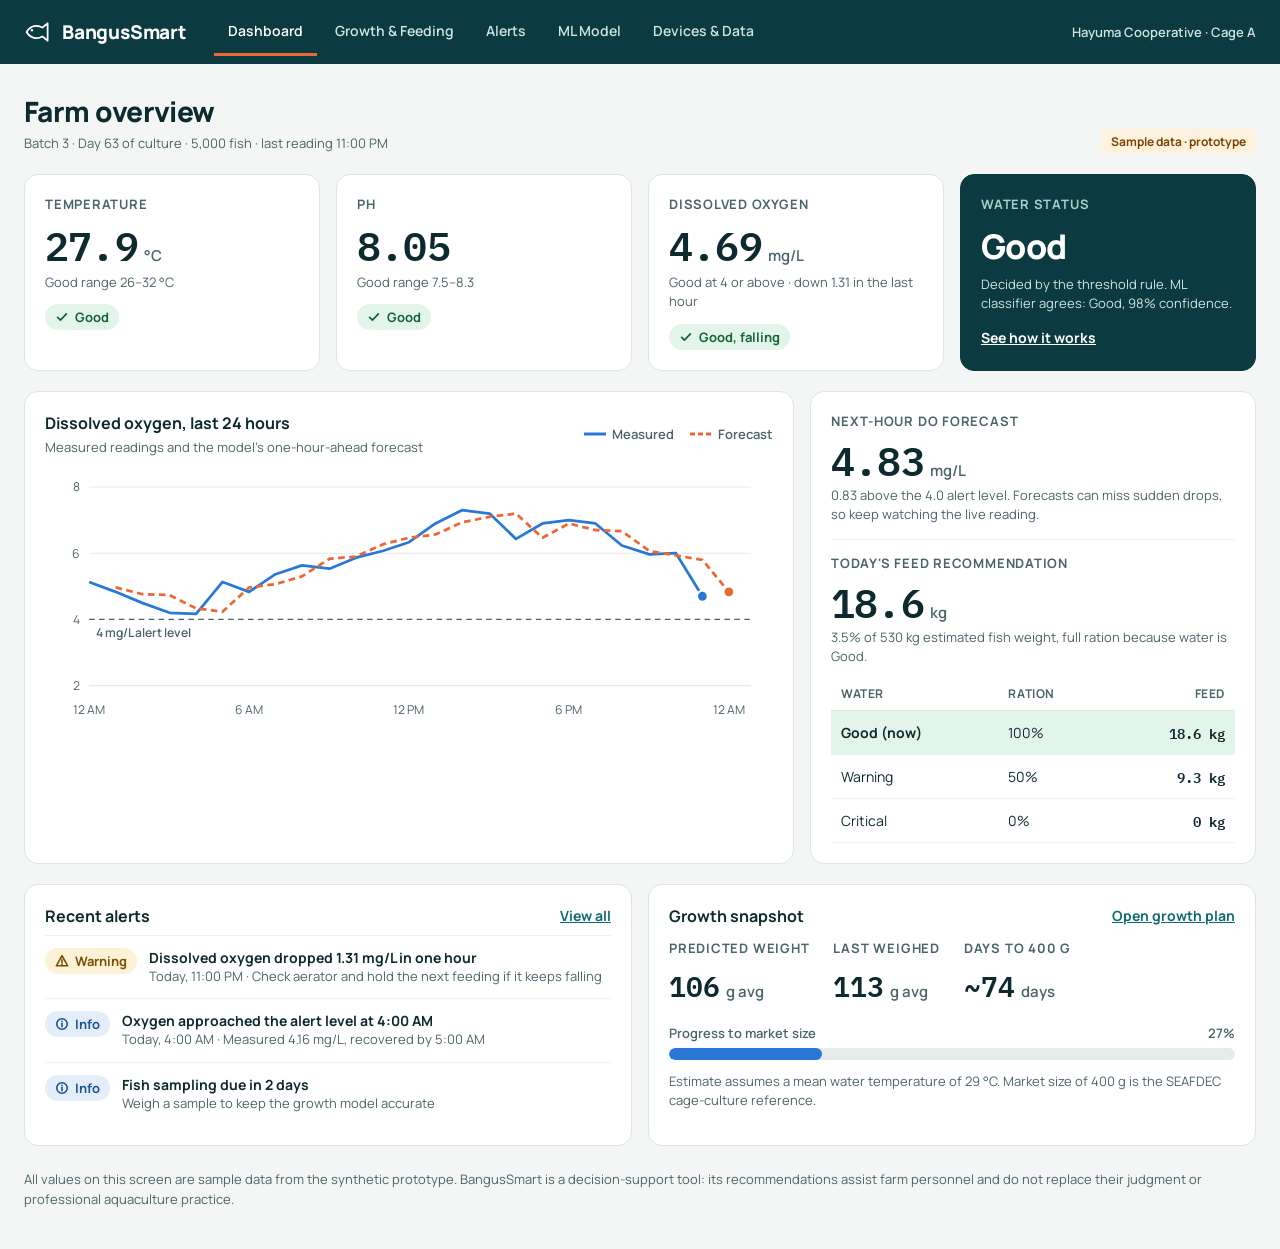
<file: bangussmart_ml/static/mockup-reference.html>
<!doctype html>
<html lang="en"><head><meta charset="utf-8"><meta name="viewport" content="width=device-width,initial-scale=1">
<title>BangusSmart ML Dashboard Mockup</title>
<link rel="preconnect" href="https://fonts.googleapis.com">
<link href="https://fonts.googleapis.com/css2?family=Manrope:wght@400;500;600;700;800&amp;family=IBM+Plex+Mono:wght@500;600&amp;display=swap" rel="stylesheet">
<style>
body{margin:0;background:#f3f6f5;font-family:'Manrope',system-ui,sans-serif;color:#0d2a2f}
a{color:#0f6b6e}
.top{background:#0b3b40}
.topin{max-width:1312px;margin:0 auto;padding:0 24px;display:flex;flex-wrap:wrap;align-items:center;gap:8px 28px;min-height:64px}
.brand{display:flex;align-items:center;gap:10px;color:#fff;text-decoration:none;font-weight:800;font-size:19px;letter-spacing:-0.01em}
.nav{display:flex;flex-wrap:wrap;gap:4px;flex:1 1 auto}
.nav a{display:inline-flex;align-items:center;min-height:44px;padding:0 14px;color:#cfe3e1;text-decoration:none;font-weight:600;font-size:14px;border-bottom:3px solid transparent}
.nav a:hover{color:#fff}
.nav a.on{color:#fff;border-bottom-color:#eb6834}
.site{color:#cfe3e1;font-size:13px;font-weight:600}
.page[hidden]{display:none}
#p-main .wrap{max-width:1312px;margin:0 auto;padding:28px 24px 40px;display:flex;flex-direction:column;gap:20px}
#p-main .card{background:#fff;border:1px solid #dbe5e3;border-radius:14px;padding:20px;min-width:0}
#p-main .h1{margin:0;font-size:28px;font-weight:800;letter-spacing:-0.02em}
#p-main .h2{margin:0 0 4px;font-size:16px;font-weight:700}
#p-main .muted{color:#4b6469;font-size:13px;line-height:1.5}
#p-main .num{font-family:'IBM Plex Mono',ui-monospace,monospace;font-weight:600}
#p-main .row{display:flex;flex-wrap:wrap;gap:16px}
#p-main .grid4{display:grid;grid-template-columns:repeat(auto-fit,minmax(250px,1fr));gap:16px}
#p-main .lab{font-size:13px;font-weight:700;color:#4b6469;text-transform:uppercase;letter-spacing:.06em}
#p-main .big{font-size:40px;line-height:1.1;letter-spacing:-0.02em}
#p-main .unit{font-size:15px;color:#4b6469;margin-left:6px;font-weight:600}
#p-main .pill{display:inline-flex;align-items:center;gap:6px;padding:4px 10px;border-radius:999px;font-size:13px;font-weight:700}
#p-main .good{background:#e3f4ea;color:#14633a}
#p-main .warn{background:#fdf1d6;color:#7a4f00}
#p-main .crit{background:#fbe4e0;color:#9a2517}
#p-main .info{background:#e4eefb;color:#1d4f91}
#p-main .badge{display:inline-flex;align-items:center;padding:4px 10px;border-radius:6px;background:#fff3e0;color:#7a4300;font-size:12px;font-weight:700}
#p-main .tbl{width:100%;border-collapse:collapse;font-size:14px}
#p-main .tbl th{text-align:left;font-size:12px;text-transform:uppercase;letter-spacing:.05em;color:#4b6469;padding:8px 10px;border-bottom:1px solid #dbe5e3}
#p-main .tbl td{padding:10px;border-bottom:1px solid #edf2f1}
#p-main .btn{display:inline-flex;align-items:center;min-height:44px;padding:0 18px;border-radius:10px;background:#0f6b6e;color:#fff;font-weight:700;font-size:14px;text-decoration:none}
#p-growth .wrap{max-width:1312px;margin:0 auto;padding:28px 24px 40px;display:flex;flex-direction:column;gap:20px}
#p-growth .card{background:#fff;border:1px solid #dbe5e3;border-radius:14px;padding:20px;min-width:0}
#p-growth .h1{margin:0;font-size:28px;font-weight:800;letter-spacing:-0.02em}
#p-growth .h2{margin:0 0 4px;font-size:16px;font-weight:700}
#p-growth .muted{color:#4b6469;font-size:13px;line-height:1.5}
#p-growth .num{font-family:'IBM Plex Mono',ui-monospace,monospace;font-weight:600}
#p-growth .row{display:flex;flex-wrap:wrap;gap:16px}
#p-growth .grid4{display:grid;grid-template-columns:repeat(auto-fit,minmax(250px,1fr));gap:16px}
#p-growth .lab{font-size:13px;font-weight:700;color:#4b6469;text-transform:uppercase;letter-spacing:.06em}
#p-growth .big{font-size:40px;line-height:1.1;letter-spacing:-0.02em}
#p-growth .unit{font-size:15px;color:#4b6469;margin-left:6px;font-weight:600}
#p-growth .pill{display:inline-flex;align-items:center;gap:6px;padding:4px 10px;border-radius:999px;font-size:13px;font-weight:700}
#p-growth .good{background:#e3f4ea;color:#14633a}
#p-growth .warn{background:#fdf1d6;color:#7a4f00}
#p-growth .crit{background:#fbe4e0;color:#9a2517}
#p-growth .info{background:#e4eefb;color:#1d4f91}
#p-growth .badge{display:inline-flex;align-items:center;padding:4px 10px;border-radius:6px;background:#fff3e0;color:#7a4300;font-size:12px;font-weight:700}
#p-growth .tbl{width:100%;border-collapse:collapse;font-size:14px}
#p-growth .tbl th{text-align:left;font-size:12px;text-transform:uppercase;letter-spacing:.05em;color:#4b6469;padding:8px 10px;border-bottom:1px solid #dbe5e3}
#p-growth .tbl td{padding:10px;border-bottom:1px solid #edf2f1}
#p-growth .btn{display:inline-flex;align-items:center;min-height:44px;padding:0 18px;border-radius:10px;background:#0f6b6e;color:#fff;font-weight:700;font-size:14px;text-decoration:none}
#p-growth .seg{display:inline-flex;border:1px solid #c5d4d1;border-radius:10px;overflow:hidden}
#p-growth .seg button{min-height:44px;padding:0 16px;border:0;background:#fff;color:#0d2a2f;font-family:inherit;font-weight:700;font-size:14px;cursor:pointer}
#p-alerts .wrap{max-width:1312px;margin:0 auto;padding:28px 24px 40px;display:flex;flex-direction:column;gap:20px}
#p-alerts .card{background:#fff;border:1px solid #dbe5e3;border-radius:14px;padding:20px;min-width:0}
#p-alerts .h1{margin:0;font-size:28px;font-weight:800;letter-spacing:-0.02em}
#p-alerts .h2{margin:0 0 4px;font-size:16px;font-weight:700}
#p-alerts .muted{color:#4b6469;font-size:13px;line-height:1.5}
#p-alerts .num{font-family:'IBM Plex Mono',ui-monospace,monospace;font-weight:600}
#p-alerts .row{display:flex;flex-wrap:wrap;gap:16px}
#p-alerts .lab{font-size:13px;font-weight:700;color:#4b6469;text-transform:uppercase;letter-spacing:.06em}
#p-alerts .pill{display:inline-flex;align-items:center;gap:6px;padding:4px 10px;border-radius:999px;font-size:13px;font-weight:700}
#p-alerts .good{background:#e3f4ea;color:#14633a}
#p-alerts .warn{background:#fdf1d6;color:#7a4f00}
#p-alerts .crit{background:#fbe4e0;color:#9a2517}
#p-alerts .info{background:#e4eefb;color:#1d4f91}
#p-alerts .badge{display:inline-flex;align-items:center;padding:4px 10px;border-radius:6px;background:#fff3e0;color:#7a4300;font-size:12px;font-weight:700}
#p-alerts .tbl{width:100%;border-collapse:collapse;font-size:14px}
#p-alerts .tbl th{text-align:left;font-size:12px;text-transform:uppercase;letter-spacing:.05em;color:#4b6469;padding:8px 10px;border-bottom:1px solid #dbe5e3}
#p-alerts .tbl td{padding:10px;border-bottom:1px solid #edf2f1;vertical-align:top}
#p-alerts .seg{display:inline-flex;flex-wrap:wrap;border:1px solid #c5d4d1;border-radius:10px;overflow:hidden}
#p-alerts .seg button{min-height:44px;padding:0 16px;border:0;background:#fff;color:#0d2a2f;font-family:inherit;font-weight:700;font-size:14px;cursor:pointer}
#p-alerts .chk{display:flex;align-items:center;gap:10px;min-height:44px;font-size:14px;font-weight:600}
#p-alerts .chk input{width:20px;height:20px;accent-color:#0f6b6e}
#p-model .wrap{max-width:1312px;margin:0 auto;padding:28px 24px 40px;display:flex;flex-direction:column;gap:20px}
#p-model .card{background:#fff;border:1px solid #dbe5e3;border-radius:14px;padding:20px;min-width:0}
#p-model .h1{margin:0;font-size:28px;font-weight:800;letter-spacing:-0.02em}
#p-model .h2{margin:0 0 4px;font-size:16px;font-weight:700}
#p-model .muted{color:#4b6469;font-size:13px;line-height:1.5}
#p-model .num{font-family:'IBM Plex Mono',ui-monospace,monospace;font-weight:600}
#p-model .row{display:flex;flex-wrap:wrap;gap:16px}
#p-model .grid3{display:grid;grid-template-columns:repeat(auto-fit,minmax(300px,1fr));gap:16px}
#p-model .lab{font-size:13px;font-weight:700;color:#4b6469;text-transform:uppercase;letter-spacing:.06em}
#p-model .pill{display:inline-flex;align-items:center;gap:6px;padding:4px 10px;border-radius:999px;font-size:13px;font-weight:700}
#p-model .good{background:#e3f4ea;color:#14633a}
#p-model .warn{background:#fdf1d6;color:#7a4f00}
#p-model .crit{background:#fbe4e0;color:#9a2517}
#p-model .info{background:#e4eefb;color:#1d4f91}
#p-model .badge{display:inline-flex;align-items:center;padding:4px 10px;border-radius:6px;background:#fff3e0;color:#7a4300;font-size:12px;font-weight:700}
#p-model .tbl{width:100%;border-collapse:collapse;font-size:14px}
#p-model .tbl th{text-align:left;font-size:12px;text-transform:uppercase;letter-spacing:.05em;color:#4b6469;padding:8px 10px;border-bottom:1px solid #dbe5e3}
#p-model .tbl td{padding:10px;border-bottom:1px solid #edf2f1;vertical-align:middle}
#p-model .step{flex:1 1 150px;border:1px solid #dbe5e3;border-radius:12px;padding:14px;background:#f8fbfa}
#p-model .step b{display:block;font-size:14px;margin-bottom:4px}
#p-model .arrow{flex:none;align-self:center;color:#4b6469}
#p-model .cm{display:grid;grid-template-columns:90px repeat(3,minmax(0,1fr));gap:4px;font-size:14px}
#p-model .cm div{padding:14px 6px;text-align:center;border-radius:6px}
#p-devices .wrap{max-width:1312px;margin:0 auto;padding:28px 24px 40px;display:flex;flex-direction:column;gap:20px}
#p-devices .card{background:#fff;border:1px solid #dbe5e3;border-radius:14px;padding:20px;min-width:0}
#p-devices .h1{margin:0;font-size:28px;font-weight:800;letter-spacing:-0.02em}
#p-devices .h2{margin:0 0 4px;font-size:16px;font-weight:700}
#p-devices .muted{color:#4b6469;font-size:13px;line-height:1.5}
#p-devices .num{font-family:'IBM Plex Mono',ui-monospace,monospace;font-weight:600}
#p-devices .row{display:flex;flex-wrap:wrap;gap:16px}
#p-devices .lab{font-size:13px;font-weight:700;color:#4b6469;text-transform:uppercase;letter-spacing:.06em}
#p-devices .pill{display:inline-flex;align-items:center;gap:6px;padding:4px 10px;border-radius:999px;font-size:13px;font-weight:700}
#p-devices .good{background:#e3f4ea;color:#14633a}
#p-devices .warn{background:#fdf1d6;color:#7a4f00}
#p-devices .info{background:#e4eefb;color:#1d4f91}
#p-devices .badge{display:inline-flex;align-items:center;padding:4px 10px;border-radius:6px;background:#fff3e0;color:#7a4300;font-size:12px;font-weight:700}
#p-devices .tbl{width:100%;border-collapse:collapse;font-size:14px}
#p-devices .tbl th{text-align:left;font-size:12px;text-transform:uppercase;letter-spacing:.05em;color:#4b6469;padding:8px 10px;border-bottom:1px solid #dbe5e3}
#p-devices .tbl td{padding:10px;border-bottom:1px solid #edf2f1;vertical-align:middle}
#p-devices .btn{display:inline-flex;align-items:center;justify-content:center;min-height:44px;padding:0 18px;border-radius:10px;border:0;background:#0f6b6e;color:#fff;font-family:inherit;font-weight:700;font-size:14px;cursor:pointer}
#p-devices .btn2{display:inline-flex;align-items:center;justify-content:center;min-height:44px;padding:0 18px;border-radius:10px;border:1px solid #c5d4d1;background:#fff;color:#0d2a2f;font-family:inherit;font-weight:700;font-size:14px;cursor:pointer}
#p-devices .fld{display:flex;flex-direction:column;gap:6px;flex:1 1 180px}
#p-devices .fld label{font-size:13px;font-weight:700}
#p-devices .fld input,#p-devices .fld select{min-height:44px;padding:0 12px;border:1px solid #9db3b0;border-radius:10px;font-family:inherit;font-size:15px;color:#0d2a2f;background:#fff}
</style></head><body>
<header class="top"><div class="topin">
<a class="brand" href="#main"><svg width="28" height="28" viewBox="0 0 32 32" aria-hidden="true"><path d="M3 16c4-7 12-9 18-5l6-5v20l-6-5c-6 4-14 2-18-5z" fill="none" stroke="#ffffff" stroke-width="2" stroke-linejoin="round"></path><circle cx="9" cy="14" r="1.4" fill="#ffffff"></circle></svg><span>BangusSmart</span></a>
<nav class="nav" aria-label="Main">
<a href="#main" data-nav="main">Dashboard</a>
<a href="#growth" data-nav="growth">Growth &amp; Feeding</a>
<a href="#alerts" data-nav="alerts">Alerts</a>
<a href="#model" data-nav="model">ML Model</a>
<a href="#devices" data-nav="devices">Devices &amp; Data</a>
</nav>
<div class="site">Hayuma Cooperative · Cage A</div>
</div></header>
<div class="page" id="p-main" hidden>
<main class="wrap">
<div style="display:flex;flex-wrap:wrap;align-items:flex-end;justify-content:space-between;gap:12px">
<div>
<h1 class="h1">Farm overview</h1>
<div class="muted" style="margin-top:4px">Batch 3 · Day 63 of culture · 5,000 fish · last reading 11:00 PM</div>
</div>
<span class="badge">Sample data · prototype</span>
</div>

<section class="grid4" aria-label="Current readings">
<div class="card">
<div class="lab">Temperature</div>
<div style="margin:10px 0 6px"><span class="num big">27.9</span><span class="unit">°C</span></div>
<div class="muted" style="margin-bottom:12px">Good range 26–32 °C</div>
<span class="pill good"><svg width="14" height="14" viewBox="0 0 16 16" aria-hidden="true"><path d="M3 8.5l3.2 3L13 4.5" fill="none" stroke="currentColor" stroke-width="2" stroke-linecap="round" stroke-linejoin="round"></path></svg>Good</span>
</div>
<div class="card">
<div class="lab">pH</div>
<div style="margin:10px 0 6px"><span class="num big">8.05</span></div>
<div class="muted" style="margin-bottom:12px">Good range 7.5–8.3</div>
<span class="pill good"><svg width="14" height="14" viewBox="0 0 16 16" aria-hidden="true"><path d="M3 8.5l3.2 3L13 4.5" fill="none" stroke="currentColor" stroke-width="2" stroke-linecap="round" stroke-linejoin="round"></path></svg>Good</span>
</div>
<div class="card">
<div class="lab">Dissolved oxygen</div>
<div style="margin:10px 0 6px"><span class="num big">4.69</span><span class="unit">mg/L</span></div>
<div class="muted" style="margin-bottom:12px">Good at 4 or above · down 1.31 in the last hour</div>
<span class="pill good"><svg width="14" height="14" viewBox="0 0 16 16" aria-hidden="true"><path d="M3 8.5l3.2 3L13 4.5" fill="none" stroke="currentColor" stroke-width="2" stroke-linecap="round" stroke-linejoin="round"></path></svg>Good, falling</span>
</div>
<div class="card" style="background:#0b3b40;border-color:#0b3b40;color:#fff">
<div class="lab" style="color:#a9cfcb">Water status</div>
<div style="margin:10px 0 6px;font-size:34px;font-weight:800;letter-spacing:-0.02em">Good</div>
<div style="font-size:13px;line-height:1.5;color:#cfe3e1;margin-bottom:12px">Decided by the threshold rule. ML classifier agrees: Good, 98% confidence.</div>
<a href="#model" style="color:#ffffff;font-weight:700;font-size:14px">See how it works</a>
</div>
</section>

<div class="row" style="align-items:stretch">
<section class="card" style="flex:2 1 560px">
<div style="display:flex;flex-wrap:wrap;justify-content:space-between;gap:8px">
<div>
<h2 class="h2">Dissolved oxygen, last 24 hours</h2>
<div class="muted">Measured readings and the model's one-hour-ahead forecast</div>
</div>
<div style="display:flex;gap:16px;align-items:center;font-size:13px;font-weight:600;color:#4b6469">
<span style="display:inline-flex;align-items:center;gap:6px"><svg width="22" height="8" aria-hidden="true"><line x1="0" y1="4" x2="22" y2="4" stroke="#2a78d6" stroke-width="3"></line></svg>Measured</span>
<span style="display:inline-flex;align-items:center;gap:6px"><svg width="22" height="8" aria-hidden="true"><line x1="0" y1="4" x2="22" y2="4" stroke="#eb6834" stroke-width="3" stroke-dasharray="5 3"></line></svg>Forecast</span>
</div>
</div>
<svg viewBox="0 0 660 250" style="width:100%;height:auto;margin-top:8px" role="img" aria-label="Line chart of dissolved oxygen over 24 hours. Oxygen rises to about 7.3 mg per liter in the afternoon and falls to 4.7 at 11 PM. The forecast line follows the measured line closely.">
<g stroke="#e4ebea" stroke-width="1">
<line x1="40" y1="20" x2="640" y2="20"></line>
<line x1="40" y1="80" x2="640" y2="80"></line>
<line x1="40" y1="140" x2="640" y2="140" stroke="#4b6469" stroke-dasharray="5 4"></line>
<line x1="40" y1="200" x2="640" y2="200"></line>
</g>
<g font-size="11" fill="#4b6469" text-anchor="end">
<text x="32" y="24">8</text><text x="32" y="84">6</text><text x="32" y="144">4</text><text x="32" y="204">2</text>
</g>
<text x="46" y="156" font-size="11" fill="#4b6469" font-weight="600">4 mg/L alert level</text>
<g font-size="11" fill="#4b6469" text-anchor="middle">
<text x="40" y="226">12 AM</text><text x="185" y="226">6 AM</text><text x="330" y="226">12 PM</text><text x="475" y="226">6 PM</text><text x="620" y="226">12 AM</text>
</g>
<polyline fill="none" stroke="#2a78d6" stroke-width="2.5" stroke-linejoin="round" points="40,106 64,115 88,125 113,134 137,135 161,106 185,115 209,99 233,91 258,94 282,84 306,78 330,70 354,53 378,41 403,44 427,67 451,53 475,50 499,53 523,73 548,81 572,80 596,119"></polyline>
<polyline fill="none" stroke="#eb6834" stroke-width="2.5" stroke-linejoin="round" stroke-dasharray="6 4" points="64,111 88,117 113,118 137,130 161,133 185,111 209,108 233,101 258,85 282,83 306,72 330,66 354,63 378,52 403,47 427,44 451,66 475,53 499,59 523,60 548,78 572,82 596,86 620,115"></polyline>
<circle cx="596" cy="119" r="5" fill="#2a78d6" stroke="#ffffff" stroke-width="2"></circle>
<circle cx="620" cy="115" r="5" fill="#eb6834" stroke="#ffffff" stroke-width="2"></circle>
</svg>
</section>

<section class="card" style="flex:1 1 320px;display:flex;flex-direction:column;gap:14px">
<div>
<div class="lab">Next-hour DO forecast</div>
<div style="margin:8px 0 4px"><span class="num big">4.83</span><span class="unit">mg/L</span></div>
<div class="muted">0.83 above the 4.0 alert level. Forecasts can miss sudden drops, so keep watching the live reading.</div>
</div>
<div style="border-top:1px solid #edf2f1;padding-top:14px">
<div class="lab">Today's feed recommendation</div>
<div style="margin:8px 0 4px"><span class="num big">18.6</span><span class="unit">kg</span></div>
<div class="muted" style="margin-bottom:10px">3.5% of 530 kg estimated fish weight, full ration because water is Good.</div>
<table class="tbl" aria-label="Feed by water status">
<thead><tr><th>Water</th><th>Ration</th><th style="text-align:right">Feed</th></tr></thead>
<tbody>
<tr style="background:#e3f4ea"><td style="font-weight:700">Good (now)</td><td>100%</td><td class="num" style="text-align:right">18.6 kg</td></tr>
<tr><td>Warning</td><td>50%</td><td class="num" style="text-align:right">9.3 kg</td></tr>
<tr><td>Critical</td><td>0%</td><td class="num" style="text-align:right">0 kg</td></tr>
</tbody>
</table>
</div>
</section>
</div>

<div class="row" style="align-items:stretch">
<section class="card" style="flex:1 1 440px">
<div style="display:flex;justify-content:space-between;align-items:center;gap:8px;margin-bottom:8px">
<h2 class="h2" style="margin:0">Recent alerts</h2>
<a href="#alerts" style="font-weight:700;font-size:14px">View all</a>
</div>
<div style="display:flex;flex-direction:column">
<div style="display:flex;gap:12px;align-items:flex-start;padding:12px 0;border-top:1px solid #edf2f1">
<span class="pill warn" style="flex:none"><svg width="14" height="14" viewBox="0 0 16 16" aria-hidden="true"><path d="M8 2l6.5 11.5h-13z M8 6.5v3.2 M8 11.6v.4" fill="none" stroke="currentColor" stroke-width="1.8" stroke-linecap="round" stroke-linejoin="round"></path></svg>Warning</span>
<div><div style="font-weight:700;font-size:14px">Dissolved oxygen dropped 1.31 mg/L in one hour</div><div class="muted">Today, 11:00 PM · Check aerator and hold the next feeding if it keeps falling</div></div>
</div>
<div style="display:flex;gap:12px;align-items:flex-start;padding:12px 0;border-top:1px solid #edf2f1">
<span class="pill info" style="flex:none"><svg width="14" height="14" viewBox="0 0 16 16" aria-hidden="true"><circle cx="8" cy="8" r="6" fill="none" stroke="currentColor" stroke-width="1.8"></circle><path d="M8 7.2v4 M8 4.8v.4" fill="none" stroke="currentColor" stroke-width="1.8" stroke-linecap="round"></path></svg>Info</span>
<div><div style="font-weight:700;font-size:14px">Oxygen approached the alert level at 4:00 AM</div><div class="muted">Today, 4:00 AM · Measured 4.16 mg/L, recovered by 5:00 AM</div></div>
</div>
<div style="display:flex;gap:12px;align-items:flex-start;padding:12px 0;border-top:1px solid #edf2f1">
<span class="pill info" style="flex:none"><svg width="14" height="14" viewBox="0 0 16 16" aria-hidden="true"><circle cx="8" cy="8" r="6" fill="none" stroke="currentColor" stroke-width="1.8"></circle><path d="M8 7.2v4 M8 4.8v.4" fill="none" stroke="currentColor" stroke-width="1.8" stroke-linecap="round"></path></svg>Info</span>
<div><div style="font-weight:700;font-size:14px">Fish sampling due in 2 days</div><div class="muted">Weigh a sample to keep the growth model accurate</div></div>
</div>
</div>
</section>

<section class="card" style="flex:1 1 440px">
<div style="display:flex;justify-content:space-between;align-items:center;gap:8px;margin-bottom:12px">
<h2 class="h2" style="margin:0">Growth snapshot</h2>
<a href="#growth" style="font-weight:700;font-size:14px">Open growth plan</a>
</div>
<div style="display:flex;flex-wrap:wrap;gap:24px;margin-bottom:16px">
<div><div class="lab">Predicted weight</div><div style="margin-top:6px"><span class="num" style="font-size:28px">106</span><span class="unit">g avg</span></div></div>
<div><div class="lab">Last weighed</div><div style="margin-top:6px"><span class="num" style="font-size:28px">113</span><span class="unit">g avg</span></div></div>
<div><div class="lab">Days to 400 g</div><div style="margin-top:6px"><span class="num" style="font-size:28px">~74</span><span class="unit">days</span></div></div>
</div>
<div style="display:flex;justify-content:space-between;font-size:13px;font-weight:600;color:#4b6469;margin-bottom:6px"><span>Progress to market size</span><span>27%</span></div>
<div style="height:12px;border-radius:6px;background:#e4ebea;overflow:hidden" role="img" aria-label="27 percent of the way to 400 grams"><div style="width:27%;height:100%;background:#2a78d6;border-radius:6px"></div></div>
<div class="muted" style="margin-top:12px">Estimate assumes a mean water temperature of 29 °C. Market size of 400 g is the SEAFDEC cage-culture reference.</div>
</section>
</div>

<footer class="muted" style="padding-top:4px">All values on this screen are sample data from the synthetic prototype. BangusSmart is a decision-support tool: its recommendations assist farm personnel and do not replace their judgment or professional aquaculture practice.</footer>
</main>
</div>
<div class="page" id="p-growth" hidden>
<main class="wrap">
<div style="display:flex;flex-wrap:wrap;align-items:flex-end;justify-content:space-between;gap:12px">
<div>
<h1 class="h1">Growth and feeding</h1>
<div class="muted" style="margin-top:4px">Batch 3 · stocked 63 days ago · 5,000 fish</div>
</div>
<div style="display:flex;flex-wrap:wrap;gap:12px;align-items:center">
<span class="badge">Sample data · prototype</span>
<div class="seg" role="group" aria-label="Mean water temperature">
<button type="button" data-temp="27">27 °C</button>
<button type="button" data-temp="29">29 °C</button>
<button type="button" data-temp="31">31 °C</button>
</div>
</div>
</div>

<section class="grid4" aria-label="Growth summary">
<div class="card"><div class="lab">Predicted weight today</div><div style="margin:10px 0 6px"><span class="num big">106</span><span class="unit">g avg</span></div><div class="muted">Model estimate for day 63</div></div>
<div class="card"><div class="lab">Last weighed sample</div><div style="margin:10px 0 6px"><span class="num big">113</span><span class="unit">g avg</span></div><div class="muted">Day 63 · 7 g above the model, within normal spread</div></div>
<div class="card"><div class="lab">Estimated fish weight</div><div style="margin:10px 0 6px"><span class="num big">530</span><span class="unit">kg</span></div><div class="muted">5,000 fish × 106 g. Assumes no losses; enter mortality in Devices &amp; Data.</div></div>
<div class="card" style="background:#0b3b40;border-color:#0b3b40;color:#fff"><div class="lab" style="color:#a9cfcb">Reaches 400 g</div><div style="margin:10px 0 6px"><span class="num big"><span id="mday">137</span></span><span class="unit" style="color:#cfe3e1">day of culture</span></div><div style="font-size:13px;line-height:1.5;color:#cfe3e1"><span id="mnote"></span></div></div>
</section>

<div class="row" style="align-items:stretch">
<section class="card" style="flex:2 1 560px">
<div style="display:flex;flex-wrap:wrap;justify-content:space-between;gap:8px">
<div><h2 class="h2">Predicted growth curve</h2><div class="muted">Model prediction against weighed samples from this batch</div></div>
<div style="display:flex;gap:16px;align-items:center;font-size:13px;font-weight:600;color:#4b6469">
<span style="display:inline-flex;align-items:center;gap:6px"><svg width="22" height="8" aria-hidden="true"><line x1="0" y1="4" x2="22" y2="4" stroke="#eb6834" stroke-width="3"></line></svg>Model</span>
<span style="display:inline-flex;align-items:center;gap:6px"><svg width="10" height="10" aria-hidden="true"><circle cx="5" cy="5" r="4" fill="#2a78d6"></circle></svg>Weighed samples</span>
</div>
</div>
<svg viewBox="0 0 700 290" style="width:100%;height:auto;margin-top:8px" role="img" aria-label="Growth curve rising from 20 grams at day 0 to about 436 grams at day 150 at 29 degrees. Weighed samples up to day 63 sit close to the curve.">
<g stroke="#e4ebea" stroke-width="1">
<line x1="50" y1="20" x2="670" y2="20"></line><line x1="50" y1="64" x2="670" y2="64"></line><line x1="50" y1="108" x2="670" y2="108"></line><line x1="50" y1="152" x2="670" y2="152"></line><line x1="50" y1="196" x2="670" y2="196"></line><line x1="50" y1="240" x2="670" y2="240"></line>
</g>
<line x1="50" y1="64" x2="670" y2="64" stroke="#4b6469" stroke-dasharray="5 4"></line>
<text x="56" y="56" font-size="11" fill="#4b6469" font-weight="600">400 g market size</text>
<g font-size="11" fill="#4b6469" text-anchor="end">
<text x="42" y="24">500</text><text x="42" y="68">400</text><text x="42" y="112">300</text><text x="42" y="156">200</text><text x="42" y="200">100</text><text x="42" y="244">0</text>
</g>
<g font-size="11" fill="#4b6469" text-anchor="middle">
<text x="50" y="262">0</text><text x="170" y="262">30</text><text x="290" y="262">60</text><text x="410" y="262">90</text><text x="530" y="262">120</text><text x="650" y="262">150</text>
</g>
<text x="360" y="282" font-size="11" fill="#4b6469" text-anchor="middle">Day of culture</text>
<line x1="302" y1="20" x2="302" y2="240" stroke="#0f6b6e" stroke-width="1.5" stroke-dasharray="2 3"></line>
<text x="308" y="34" font-size="11" fill="#0d2a2f" font-weight="700">Today, day 63</text>
<polyline fill="none" stroke="#eb6834" stroke-width="2.8" stroke-linejoin="round" id="curve" points=""></polyline>
<g fill="#2a78d6" stroke="#ffffff" stroke-width="2">
<circle cx="50" cy="232" r="5"></circle><circle cx="78" cy="228" r="5"></circle><circle cx="106" cy="223" r="5"></circle><circle cx="134" cy="222" r="5"></circle><circle cx="162" cy="218" r="5"></circle><circle cx="190" cy="215" r="5"></circle><circle cx="218" cy="209" r="5"></circle><circle cx="246" cy="203" r="5"></circle><circle cx="274" cy="190" r="5"></circle><circle cx="302" cy="190" r="5"></circle>
</g>
</svg>
</section>

<section class="card" style="flex:1 1 320px">
<h2 class="h2">Today's feeding plan</h2>
<div class="muted" style="margin-bottom:14px">Ration follows fish size, then is reduced by water status.</div>
<div style="display:flex;flex-direction:column;gap:12px">
<div style="display:flex;justify-content:space-between;align-items:baseline;border-bottom:1px solid #edf2f1;padding-bottom:10px"><span class="muted">Average weight</span><span class="num">106 g</span></div>
<div style="display:flex;justify-content:space-between;align-items:baseline;border-bottom:1px solid #edf2f1;padding-bottom:10px"><span class="muted">Base feed rate (100 to 150 g)</span><span class="num">3.5% / day</span></div>
<div style="display:flex;justify-content:space-between;align-items:baseline;border-bottom:1px solid #edf2f1;padding-bottom:10px"><span class="muted">Water status factor</span><span class="num">× 1.0 (Good)</span></div>
<div style="display:flex;justify-content:space-between;align-items:baseline;padding-bottom:4px"><span style="font-weight:700">Feed today</span><span class="num" style="font-size:30px">18.6 kg</span></div>
</div>
<div style="margin-top:12px;padding:12px;border-radius:10px;background:#e4eefb;color:#1d4f91;font-size:13px;line-height:1.5;font-weight:600">Rates are placeholders kept at or below SEAFDEC's 4% of body weight limit for pond feeding. Confirm with the cooperative's own feeding table.</div>
<div style="margin-top:14px;display:flex;flex-wrap:wrap;gap:10px">
<a class="btn" href="#devices">Log fish sample</a>
</div>
</section>
</div>

<section class="card">
<h2 class="h2">Feed schedule by stage</h2>
<div class="muted" style="margin-bottom:10px">5,000 fish at 29 °C, water status Good</div>
<div style="overflow-x:auto">
<table class="tbl" style="min-width:560px">
<thead><tr><th>Day</th><th>Avg weight</th><th>Estimated fish weight</th><th>Feed rate</th><th style="text-align:right">Feed per day</th></tr></thead>
<tbody>
<tr><td class="num">14</td><td class="num">27 g</td><td class="num">135 kg</td><td class="num">4.0%</td><td class="num" style="text-align:right">5.4 kg</td></tr>
<tr><td class="num">30</td><td class="num">41 g</td><td class="num">204 kg</td><td class="num">4.0%</td><td class="num" style="text-align:right">8.2 kg</td></tr>
<tr style="background:#e3f4ea"><td class="num" style="font-weight:700">63 (today)</td><td class="num">106 g</td><td class="num">530 kg</td><td class="num">3.5%</td><td class="num" style="text-align:right;font-weight:700">18.6 kg</td></tr>
<tr><td class="num">90</td><td class="num">205 g</td><td class="num">1,023 kg</td><td class="num">3.0%</td><td class="num" style="text-align:right">30.7 kg</td></tr>
<tr><td class="num">120</td><td class="num">330 g</td><td class="num">1,649 kg</td><td class="num">2.5%</td><td class="num" style="text-align:right">41.2 kg</td></tr>
<tr><td class="num">135</td><td class="num">382 g</td><td class="num">1,908 kg</td><td class="num">2.5%</td><td class="num" style="text-align:right">47.7 kg</td></tr>
</tbody>
</table>
</div>
</section>

<footer class="muted">Sample data from the synthetic prototype. Real growth predictions need weighed samples and water temperature from the cooperative's own batches.</footer>
</main>
</div>
<div class="page" id="p-alerts" hidden>
<main class="wrap">
<div style="display:flex;flex-wrap:wrap;align-items:flex-end;justify-content:space-between;gap:12px">
<div>
<h1 class="h1">Alerts and recommendations</h1>
<div class="muted" style="margin-top:4px">Water-quality, forecast and sampling alerts for Cage A</div>
</div>
<div style="display:flex;flex-wrap:wrap;gap:12px;align-items:center">
<span class="badge">Sample data · prototype</span>
<div class="seg" role="group" aria-label="Filter alerts">
<button type="button" data-f="all">All</button>
<button type="button" data-f="crit">Critical</button>
<button type="button" data-f="warn">Warning</button>
<button type="button" data-f="info">Info</button>
</div>
</div>
</div>

<div class="row" style="align-items:flex-start">
<section class="card" style="flex:2 1 560px">
<h2 class="h2">Alert history</h2>
<div class="muted" style="margin-bottom:8px"><span id="shown"></span></div>
<div style="display:flex;flex-direction:column">
<div id="alist"></div>
</div>
</section>

<div style="flex:1 1 360px;display:flex;flex-direction:column;gap:16px;min-width:0">
<section class="card">
<h2 class="h2">Alert rules</h2>
<div class="muted" style="margin-bottom:10px">Water status is decided by these thresholds</div>
<div style="overflow-x:auto">
<table class="tbl" style="min-width:420px">
<thead><tr><th>Measure</th><th>Good</th><th>Warning</th><th>Critical</th></tr></thead>
<tbody>
<tr><td style="font-weight:700">Temperature</td><td class="num">26–32 °C</td><td class="num">24–26, 32–34</td><td class="num">&lt;24, &gt;34</td></tr>
<tr><td style="font-weight:700">pH</td><td class="num">7.5–8.3</td><td class="num">7.0–7.5, 8.3–8.8</td><td class="num">&lt;7.0, &gt;8.8</td></tr>
<tr><td style="font-weight:700">Oxygen</td><td class="num">4 or more</td><td class="num">3–4 mg/L</td><td class="num">&lt;3 mg/L</td></tr>
</tbody>
</table>
</div>
<div class="muted" style="margin-top:10px">Good ranges follow SEAFDEC/AQD milkfish cage-culture guidance. Warning and Critical limits are assumptions to confirm with the cooperative.</div>
<div style="margin-top:12px;padding:12px;border-radius:10px;background:#fff3e0;color:#7a4300;font-size:13px;line-height:1.5;font-weight:600">Proposed, not yet in the prototype: warn when oxygen falls more than 1 mg/L within an hour.</div>
</section>

<section class="card">
<h2 class="h2">What the system does</h2>
<table class="tbl" style="margin-top:6px">
<thead><tr><th>Status</th><th>Feeding response</th></tr></thead>
<tbody>
<tr><td><span class="pill good">Good</span></td><td>Full ration</td></tr>
<tr><td><span class="pill warn">Warning</span></td><td>Half ration, check aerator and sensors</td></tr>
<tr><td><span class="pill crit">Critical</span></td><td>No feeding, act on the farm now</td></tr>
</tbody>
</table>
</section>

<section class="card">
<h2 class="h2">Notify me by</h2>
<div class="muted" style="margin-bottom:6px">Critical alerts are always sent</div>
<label class="chk"><input type="checkbox" checked> In-app notification</label>
<label class="chk"><input type="checkbox" checked> SMS to farm supervisor</label>
<label class="chk"><input type="checkbox"> Email summary each morning</label>
</section>
</div>
</div>

<footer class="muted">Sample alerts. The system supports decisions of farm personnel and does not replace their judgment.</footer>
</main>
</div>
<div class="page" id="p-model" hidden>
<main class="wrap">
<div style="display:flex;flex-wrap:wrap;align-items:flex-end;justify-content:space-between;gap:12px">
<div>
<h1 class="h1">Machine learning model</h1>
<div class="muted" style="margin-top:4px">How BangusSmart turns sensor and fish data into status, forecasts and feeding advice</div>
</div>
<span class="badge">Trained on synthetic data</span>
</div>

<section class="card" style="background:#fff3e0;border-color:#f0d3a8">
<div style="font-weight:800;font-size:15px;color:#7a4300">Read the scores with care</div>
<div style="font-size:14px;line-height:1.55;color:#5c3500;margin-top:4px">No real Hayuma Cooperative data exists yet, so the models were trained and tested on generated data that imitates a bangus farm. These scores show the pipeline works. They are not evidence of real-world accuracy, which can only be measured after collecting data at the farm.</div>
</section>

<section class="card">
<h2 class="h2">How data flows</h2>
<div style="display:flex;flex-wrap:wrap;gap:10px;margin-top:12px">
<div class="step"><b>1. Sensors</b><span class="muted">Temperature, pH, dissolved oxygen, hourly</span></div>
<div class="arrow" aria-hidden="true">→</div>
<div class="step"><b>2. IoT controller</b><span class="muted">ESP32 sends readings over Wi-Fi</span></div>
<div class="arrow" aria-hidden="true">→</div>
<div class="step"><b>3. Database</b><span class="muted">Stores readings and fish samples</span></div>
<div class="arrow" aria-hidden="true">→</div>
<div class="step" style="background:#e3f4ea;border-color:#b9dfc8"><b>4. ML models</b><span class="muted">Status, oxygen forecast, growth</span></div>
<div class="arrow" aria-hidden="true">→</div>
<div class="step"><b>5. Dashboard</b><span class="muted">Alerts and feed advice for farm staff</span></div>
</div>
</section>

<section class="grid3" aria-label="Model scores">
<div class="card">
<div class="lab">Water status</div>
<div style="font-weight:700;font-size:15px;margin:6px 0 12px">Gradient boosting classifier</div>
<div style="display:flex;flex-direction:column;gap:10px">
<div style="display:flex;justify-content:space-between;align-items:baseline"><span class="muted">ML accuracy</span><span class="num" style="font-size:22px">89.3%</span></div>
<div style="display:flex;justify-content:space-between;align-items:baseline"><span class="muted">Threshold rule accuracy</span><span class="num" style="font-size:22px">91.9%</span></div>
<div style="display:flex;justify-content:space-between;align-items:baseline"><span class="muted">Critical hours caught</span><span class="num" style="font-size:22px">14 of 15</span></div>
</div>
<div style="margin-top:14px;padding:10px 12px;border-radius:10px;background:#e4eefb;color:#1d4f91;font-size:13px;line-height:1.5;font-weight:600">The dashboard uses the rule for decisions. The ML result is shown alongside it for comparison.</div>
</div>
<div class="card">
<div class="lab">Oxygen forecast</div>
<div style="font-weight:700;font-size:15px;margin:6px 0 12px">One hour ahead, gradient boosting</div>
<div style="display:flex;flex-direction:column;gap:10px">
<div style="display:flex;justify-content:space-between;align-items:baseline"><span class="muted">Average error</span><span class="num" style="font-size:22px">0.289 mg/L</span></div>
<div style="display:flex;justify-content:space-between;align-items:baseline"><span class="muted">"Same as now" baseline</span><span class="num" style="font-size:22px">0.362 mg/L</span></div>
<div style="display:flex;justify-content:space-between;align-items:baseline"><span class="muted">R²</span><span class="num" style="font-size:22px">0.885</span></div>
</div>
<div style="margin-top:14px;padding:10px 12px;border-radius:10px;background:#e3f4ea;color:#14633a;font-size:13px;line-height:1.5;font-weight:600">More accurate than assuming the next hour equals this hour.</div>
</div>
<div class="card">
<div class="lab">Fish growth</div>
<div style="font-weight:700;font-size:15px;margin:6px 0 12px">Average weight by day and temperature</div>
<div style="display:flex;flex-direction:column;gap:10px">
<div style="display:flex;justify-content:space-between;align-items:baseline"><span class="muted">Average error</span><span class="num" style="font-size:22px">28 g</span></div>
<div style="display:flex;justify-content:space-between;align-items:baseline"><span class="muted">R²</span><span class="num" style="font-size:22px">0.922</span></div>
<div style="display:flex;justify-content:space-between;align-items:baseline"><span class="muted">Tested on</span><span class="num" style="font-size:22px">8 new batches</span></div>
</div>
<div style="margin-top:14px;padding:10px 12px;border-radius:10px;background:#fff3e0;color:#7a4300;font-size:13px;line-height:1.5;font-weight:600">Mostly shows the model recovers the growth curve that was simulated.</div>
</div>
</section>

<div class="row" style="align-items:flex-start">
<section class="card" style="flex:1.3 1 460px">
<h2 class="h2">Early warning of oxygen drops</h2>
<div class="muted" style="margin-bottom:10px">Test period: 6 real drops from a fine reading to below 4 mg/L, among 689 fine hours. Raising the alert level catches more drops but gives more false alarms.</div>
<div style="overflow-x:auto">
<table class="tbl" style="min-width:460px">
<thead><tr><th>Alert when forecast is below</th><th>Drops caught</th><th style="text-align:right">False alarms</th></tr></thead>
<tbody>
<tr><td class="num">4.0 mg/L</td><td><div style="display:flex;align-items:center;gap:10px"><div style="width:120px;height:10px;border-radius:5px;background:#e4ebea;overflow:hidden" role="img" aria-label="0 of 6"><div style="width:0%;height:100%;background:#2a78d6"></div></div><span class="num">0 of 6</span></div></td><td class="num" style="text-align:right">0 of 683</td></tr>
<tr><td class="num">4.5 mg/L</td><td><div style="display:flex;align-items:center;gap:10px"><div style="width:120px;height:10px;border-radius:5px;background:#e4ebea;overflow:hidden" role="img" aria-label="1 of 6"><div style="width:17%;height:100%;background:#2a78d6"></div></div><span class="num">1 of 6</span></div></td><td class="num" style="text-align:right">9 of 683</td></tr>
<tr><td class="num">5.0 mg/L</td><td><div style="display:flex;align-items:center;gap:10px"><div style="width:120px;height:10px;border-radius:5px;background:#e4ebea;overflow:hidden" role="img" aria-label="5 of 6"><div style="width:83%;height:100%;background:#2a78d6"></div></div><span class="num">5 of 6</span></div></td><td class="num" style="text-align:right">106 of 683</td></tr>
</tbody>
</table>
</div>
<div style="margin-top:12px;padding:12px;border-radius:10px;background:#fbe4e0;color:#9a2517;font-size:13px;line-height:1.5;font-weight:600">The forecaster does not yet give reliable warning of sudden drops, and six events is too few to be conclusive. This is the main thing to improve with real data.</div>
</section>

<section class="card" style="flex:1 1 380px">
<h2 class="h2">Status classifier: actual vs predicted</h2>
<div class="muted" style="margin-bottom:12px">Test period, 720 hours. Shading shows the share of each actual class.</div>
<div class="cm" role="table" aria-label="Confusion matrix">
<div></div><div style="font-weight:700;color:#4b6469;font-size:12px">Predicted Good</div><div style="font-weight:700;color:#4b6469;font-size:12px">Predicted Warning</div><div style="font-weight:700;color:#4b6469;font-size:12px">Predicted Critical</div>
<div style="font-weight:700;color:#4b6469;font-size:12px;text-align:right">Actual Good</div>
<div class="num" style="background:#2a78d6;color:#ffffff">543<br>91%</div><div class="num" style="background:#e8f0fb">52<br>9%</div><div class="num" style="background:#fcfdfd">0<br>0%</div>
<div style="font-weight:700;color:#4b6469;font-size:12px;text-align:right">Actual Warning</div>
<div class="num" style="background:#dce8f8">19<br>17%</div><div class="num" style="background:#5b96e0;color:#ffffff">86<br>78%</div><div class="num" style="background:#f2f6fc">5<br>5%</div>
<div style="font-weight:700;color:#4b6469;font-size:12px;text-align:right">Actual Critical</div>
<div class="num" style="background:#fcfdfd">0<br>0%</div><div class="num" style="background:#eef3fb">1<br>7%</div><div class="num" style="background:#2a78d6;color:#ffffff">14<br>93%</div>
</div>
</section>
</div>

<section class="card">
<h2 class="h2">Next improvements</h2>
<div class="grid3" style="margin-top:10px">
<div><div style="font-weight:700;font-size:14px">1. Collect real data</div><div class="muted">Several weeks of hourly readings and fish samples from Hayuma Cooperative, then retrain.</div></div>
<div><div style="font-weight:700;font-size:14px">2. Better oxygen warning</div><div class="muted">Add longer history, weather and feeding times, and forecast 3 to 6 hours ahead.</div></div>
<div><div style="font-weight:700;font-size:14px">3. Compare more models</div><div class="muted">Random forest, XGBoost and LSTM against the same baselines.</div></div>
<div><div style="font-weight:700;font-size:14px">4. Detect sensor faults</div><div class="muted">Stop stuck or impossible readings from triggering alerts or feeding changes.</div></div>
<div><div style="font-weight:700;font-size:14px">5. Explain each alert</div><div class="muted">Show which readings pushed the model toward a warning.</div></div>
<div><div style="font-weight:700;font-size:14px">6. Validate the rules</div><div class="muted">Have the cooperative and an aquaculture adviser confirm limits and feeding rates.</div></div>
</div>
</section>

<footer class="muted">Scores come from the prototype run on synthetic data. Water-quality references: SEAFDEC/AQD milkfish culture guidance.</footer>
</main>
</div>
<div class="page" id="p-devices" hidden>
<main class="wrap">
<div style="display:flex;flex-wrap:wrap;align-items:flex-end;justify-content:space-between;gap:12px">
<div>
<h1 class="h1">Devices and data</h1>
<div class="muted" style="margin-top:4px">Sensor health, fish sampling, and data for retraining the models</div>
</div>
<span class="badge">Sample data · prototype</span>
</div>

<div class="row" style="align-items:flex-start">
<section class="card" style="flex:1.4 1 520px">
<h2 class="h2">IoT node and sensors</h2>
<div class="muted" style="margin-bottom:10px">ESP32 controller at Cage A · last upload 11:00 PM</div>
<div style="overflow-x:auto">
<table class="tbl" style="min-width:480px">
<thead><tr><th>Sensor</th><th>Latest</th><th>Status</th><th>Calibration</th></tr></thead>
<tbody>
<tr><td style="font-weight:700">Water temperature</td><td class="num">27.9 °C</td><td><span class="pill good"><svg width="14" height="14" viewBox="0 0 16 16" aria-hidden="true"><path d="M3 8.5l3.2 3L13 4.5" fill="none" stroke="currentColor" stroke-width="2" stroke-linecap="round" stroke-linejoin="round"></path></svg>Online</span></td><td class="muted">Checked against reference</td></tr>
<tr><td style="font-weight:700">pH</td><td class="num">8.05</td><td><span class="pill good"><svg width="14" height="14" viewBox="0 0 16 16" aria-hidden="true"><path d="M3 8.5l3.2 3L13 4.5" fill="none" stroke="currentColor" stroke-width="2" stroke-linecap="round" stroke-linejoin="round"></path></svg>Online</span></td><td><span class="pill warn"><svg width="14" height="14" viewBox="0 0 16 16" aria-hidden="true"><path d="M8 2l6.5 11.5h-13z M8 6.5v3.2 M8 11.6v.4" fill="none" stroke="currentColor" stroke-width="1.8" stroke-linecap="round" stroke-linejoin="round"></path></svg>Due now</span></td></tr>
<tr><td style="font-weight:700">Dissolved oxygen</td><td class="num">4.69 mg/L</td><td><span class="pill good"><svg width="14" height="14" viewBox="0 0 16 16" aria-hidden="true"><path d="M3 8.5l3.2 3L13 4.5" fill="none" stroke="currentColor" stroke-width="2" stroke-linecap="round" stroke-linejoin="round"></path></svg>Online</span></td><td class="muted">Checked against reference</td></tr>
</tbody>
</table>
</div>
<div class="muted" style="margin-top:12px">Sensor accuracy depends on calibration, so readings are compared with a reference instrument or test kit. Calibrate the pH probe with pH 4, 7 and 10 buffers.</div>
</section>

<section class="card" style="flex:1 1 340px">
<h2 class="h2">Data for retraining</h2>
<div class="muted" style="margin-bottom:12px">Real data replaces the synthetic data the models were trained on.</div>
<div style="display:flex;flex-direction:column;gap:10px">
<div style="display:flex;justify-content:space-between;align-items:baseline;border-bottom:1px solid #edf2f1;padding-bottom:10px"><span class="muted">Days of sensor data</span><span class="num" style="font-size:20px">18</span></div>
<div style="display:flex;justify-content:space-between;align-items:baseline;border-bottom:1px solid #edf2f1;padding-bottom:10px"><span class="muted">Fish samples recorded</span><span class="num" style="font-size:20px">10</span></div>
<div style="display:flex;justify-content:space-between;align-items:baseline;padding-bottom:4px"><span class="muted">Batches</span><span class="num" style="font-size:20px">1</span></div>
</div>
<div style="margin-top:12px;padding:12px;border-radius:10px;background:#e4eefb;color:#1d4f91;font-size:13px;line-height:1.5;font-weight:600">The models need several weeks of readings and more than one batch before real accuracy can be reported.</div>
<div style="margin-top:14px;display:flex;flex-wrap:wrap;gap:10px">
<button type="button" class="btn2">Export sensor CSV</button>
<button type="button" class="btn2">Export growth CSV</button>
</div>
</section>
</div>

<section class="card">
<h2 class="h2">Log fish sample</h2>
<div class="muted" style="margin-bottom:14px">Weigh a sample of fish from the cage and enter the totals. The average weight is checked against the model's prediction.</div>
<div class="row" style="align-items:flex-end">
<div class="fld"><label for="batch">Batch</label><select id="batch"><option>Batch 3 · Cage A</option></select></div>
<div class="fld"><label for="date">Sample date</label><input id="date" type="text" value="Today"></div>
<div class="fld"><label for="count">Fish weighed</label><input id="count" type="number" min="1" value="30"></div>
<div class="fld"><label for="total">Total weight (g)</label><input id="total" type="number" min="1" value="3390"></div>
<div class="fld" style="flex:0 0 auto"><button type="button" class="btn" id="save">Save sample</button></div>
</div>
<div style="margin-top:16px;display:flex;flex-wrap:wrap;gap:24px;align-items:flex-end">
<div><div class="lab">Average weight</div><div style="margin-top:4px"><span class="num" style="font-size:30px"><span id="avg">113</span></span><span class="muted" style="margin-left:6px;font-weight:600">g</span></div></div>
<div><div class="lab">Model predicted</div><div style="margin-top:4px"><span class="num" style="font-size:30px">106</span><span class="muted" style="margin-left:6px;font-weight:600">g</span></div></div>
<div><div class="lab">Difference</div><div style="margin-top:4px"><span class="num" style="font-size:30px"><span id="diff">+7 g (+7%)</span></span></div></div>
<span id="saved" style="display:none"><span class="pill good"><svg width="14" height="14" viewBox="0 0 16 16" aria-hidden="true"><path d="M3 8.5l3.2 3L13 4.5" fill="none" stroke="currentColor" stroke-width="2" stroke-linecap="round" stroke-linejoin="round"></path></svg>Sample saved (mockup only)</span></span>
</div>
</section>

<footer class="muted">Sample data. In the working system, saved samples are added to the growth CSV and used the next time the models are retrained.</footer>
</main>
</div>
<script>
(function(){
var CURVES={"27": "50,232 62,231 74,231 86,230 98,229 110,227 122,226 134,225 146,224 158,223 170,221 182,219 194,217 206,215 218,213 230,211 242,209 254,206 266,204 278,200 290,198 302,194 314,191 326,188 338,183 350,180 362,174 374,170 386,165 398,160 410,157 422,151 434,148 446,143 458,140 470,135 482,128 494,123 506,115 518,110 530,104 542,100 554,95 566,89 578,85 590,76 602,70 614,61 626,56 638,51 650,50", "29": "50,232 62,232 74,231 86,230 98,229 110,227 122,226 134,225 146,224 158,223 170,221 182,219 194,216 206,215 218,212 230,210 242,209 254,205 266,203 278,199 290,197 302,193 314,190 326,187 338,182 350,178 362,172 374,168 386,163 398,157 410,153 422,146 434,142 446,136 458,132 470,125 482,117 494,110 506,102 518,99 530,93 542,89 554,84 566,79 578,75 590,68 602,64 614,58 626,54 638,50 650,48", "31": "50,231 62,230 74,229 86,228 98,227 110,226 122,225 134,223 146,222 158,221 170,219 182,217 194,214 206,212 218,210 230,207 242,205 254,201 266,198 278,194 290,191 302,187 314,182 326,178 338,171 350,167 362,160 374,155 386,148 398,142 410,137 422,129 434,125 446,118 458,114 470,108 482,100 494,93 506,85 518,81 530,75 542,73 554,69 566,61 578,54 590,46 602,43 614,35 626,29 638,22 650,20"}, PILLS={"crit": "<span class=\"pill crit\"><svg width=\"14\" height=\"14\" viewBox=\"0 0 16 16\" aria-hidden=\"true\"><path d=\"M5 1.5h6L14.5 5v6L11 14.5H5L1.5 11V5z M8 5v3.8 M8 11v.4\" fill=\"none\" stroke=\"currentColor\" stroke-width=\"1.7\" stroke-linecap=\"round\" stroke-linejoin=\"round\"></path></svg>Critical</span>", "warn": "<span class=\"pill warn\"><svg width=\"14\" height=\"14\" viewBox=\"0 0 16 16\" aria-hidden=\"true\"><path d=\"M8 2l6.5 11.5h-13z M8 6.5v3.2 M8 11.6v.4\" fill=\"none\" stroke=\"currentColor\" stroke-width=\"1.8\" stroke-linecap=\"round\" stroke-linejoin=\"round\"></path></svg>Warning</span>", "info": "<span class=\"pill info\"><svg width=\"14\" height=\"14\" viewBox=\"0 0 16 16\" aria-hidden=\"true\"><circle cx=\"8\" cy=\"8\" r=\"6\" fill=\"none\" stroke=\"currentColor\" stroke-width=\"1.8\"></circle><path d=\"M8 7.2v4 M8 4.8v.4\" fill=\"none\" stroke=\"currentColor\" stroke-width=\"1.8\" stroke-linecap=\"round\"></path></svg>Info</span>"};
var PAGES=["main","growth","alerts","model","devices"];
var TITLES={main:"Dashboard",growth:"Growth & Feeding",alerts:"Alerts",model:"ML Model",devices:"Devices & Data"};
function show(){
  var h=(location.hash||"#main").slice(1); if(PAGES.indexOf(h)<0)h="main";
  PAGES.forEach(function(p){document.getElementById("p-"+p).hidden=(p!==h);});
  document.querySelectorAll("[data-nav]").forEach(function(a){a.classList.toggle("on",a.getAttribute("data-nav")===h);});
  document.title="BangusSmart - "+TITLES[h]; window.scrollTo(0,0);
}
window.addEventListener("hashchange",show); show();
var ON="background:#0f6b6e;color:#ffffff", OFF="background:#ffffff;color:#0d2a2f";
// growth
var DAY={27:144,29:137,31:130};
var NOTE={27:"At 27 °C the model reaches 400 g about a week later than at 29 °C.",29:"Baseline estimate, about 74 days from today.",31:"At 31 °C the model reaches 400 g about a week earlier than at 29 °C."};
function setTemp(t){
  document.getElementById("curve").setAttribute("points",CURVES[t]);
  document.getElementById("mday").textContent=DAY[t];
  document.getElementById("mnote").textContent=NOTE[t];
  document.querySelectorAll("[data-temp]").forEach(function(b){b.setAttribute("style",b.getAttribute("data-temp")==t?ON:OFF);});
}
document.querySelectorAll("[data-temp]").forEach(function(b){b.addEventListener("click",function(){setTemp(+b.getAttribute("data-temp"));});});
setTemp(29);
// alerts
var ALL=[
{sev:"warn",title:"Dissolved oxygen dropped 1.31 mg/L in one hour",when:"Today, 11:00 PM · now 4.69 mg/L",action:"Check the aerator and hold the next feeding if oxygen keeps falling."},
{sev:"info",title:"Oxygen approached the alert level",when:"Today, 4:00 AM · measured 4.16 mg/L, forecast 4.25 mg/L",action:"No action needed. Oxygen recovered by 5:00 AM."},
{sev:"info",title:"Fish sampling due in 2 days",when:"Today, 8:00 AM",action:"Weigh a sample so the growth model can be checked against real fish."},
{sev:"warn",title:"Temperature above the good range",when:"Yesterday, 2:00 PM · 32.8 °C",action:"Reduce the ration and watch oxygen through the afternoon."},
{sev:"crit",title:"Water status Critical: low oxygen and high temperature",when:"2 days ago, 2:00 PM · oxygen 2.8 mg/L, 33.1 °C",action:"Stop feeding, run aeration, and inform the farm supervisor."},
{sev:"info",title:"pH sensor calibration due",when:"3 days ago",action:"Calibrate with pH 4, 7 and 10 buffer solutions."}];
function esc(s){return s.replace(/&/g,"&amp;").replace(/</g,"&lt;");}
function setFilter(f){
  var list=f==="all"?ALL:ALL.filter(function(x){return x.sev===f;});
  document.getElementById("alist").innerHTML=list.map(function(x){
    return '<div style="display:flex;flex-wrap:wrap;gap:12px 16px;align-items:flex-start;padding:16px 0;border-top:1px solid #edf2f1"><div style="flex:none;width:104px">'+PILLS[x.sev]+'</div><div style="flex:1 1 320px;min-width:0"><div style="font-weight:700;font-size:15px">'+esc(x.title)+'</div><div class="muted" style="margin-top:2px">'+esc(x.when)+'</div><div style="margin-top:8px;font-size:14px;line-height:1.5"><span style="font-weight:700">Suggested action:</span> '+esc(x.action)+'</div></div></div>';
  }).join("");
  document.getElementById("shown").textContent=list.length+(list.length===1?" alert shown":" alerts shown");
  document.querySelectorAll("[data-f]").forEach(function(b){b.setAttribute("style",b.getAttribute("data-f")===f?ON:OFF);});
}
document.querySelectorAll("[data-f]").forEach(function(b){b.addEventListener("click",function(){setFilter(b.getAttribute("data-f"));});});
setFilter("all");
// devices
var cnt=document.getElementById("count"), tot=document.getElementById("total"), saved=document.getElementById("saved");
function calc(){
  var c=parseFloat(cnt.value), t=parseFloat(tot.value), ok=c>0&&t>0;
  var a=ok?t/c:null, d=ok?a-106:null;
  document.getElementById("avg").textContent=ok?Math.round(a):"–";
  document.getElementById("diff").textContent=ok?((d>=0?"+":"−")+Math.abs(Math.round(d))+" g ("+(d>=0?"+":"−")+Math.abs(Math.round(d/106*100))+"%)"):"–";
  saved.style.display="none";
}
cnt.addEventListener("input",calc); tot.addEventListener("input",calc); calc();
document.getElementById("save").addEventListener("click",function(){saved.style.display="inline-flex";});
})();

</script></body></html>
</file>
